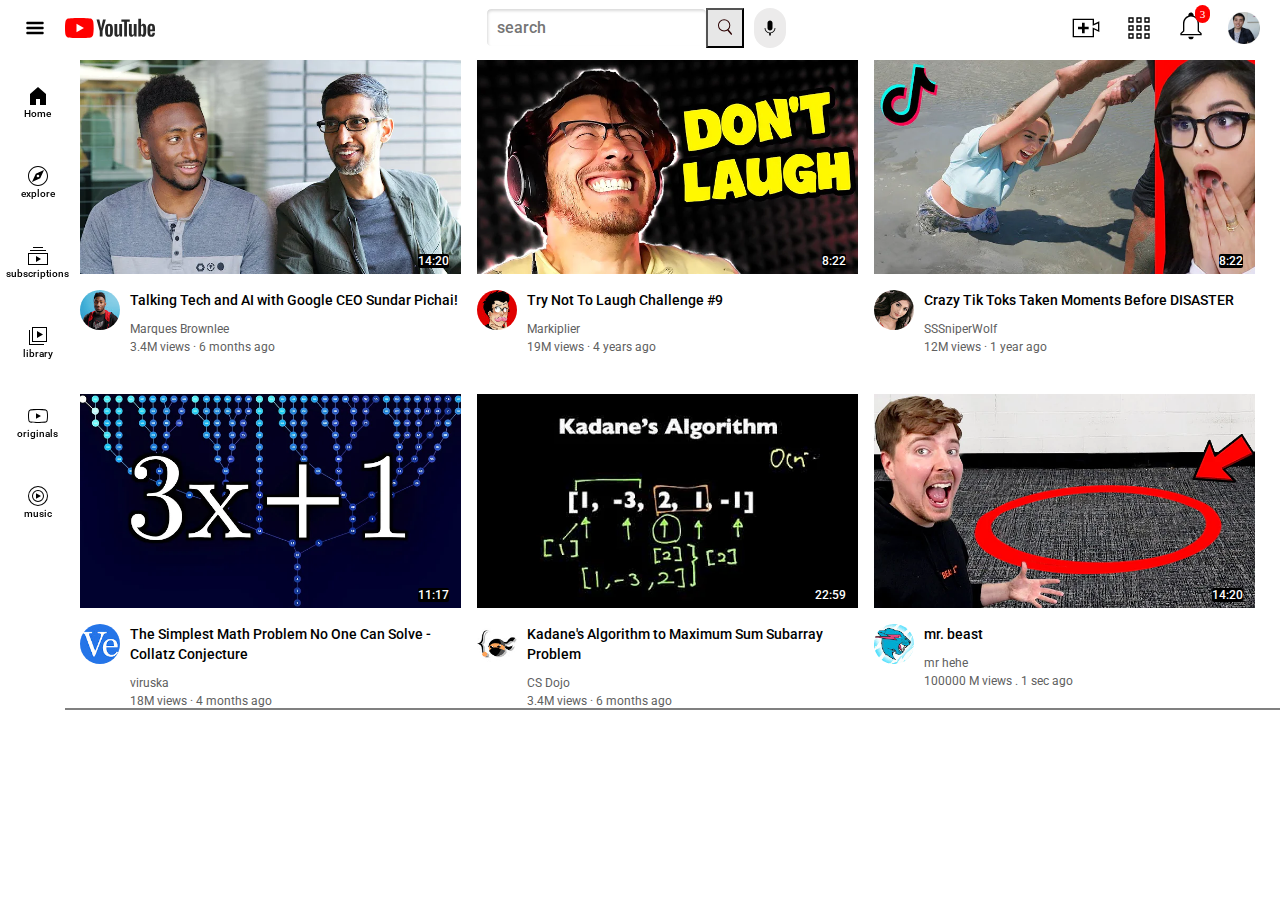
<file: index.html>
<!DOCTYPE html>
<html>
    <head>
        <title>
            ewtube.com
        </title>
        <link rel="preconnect" href="https://fonts.googleapis.com">
<link rel="preconnect" href="https://fonts.gstatic.com" crossorigin>
<link href="https://fonts.googleapis.com/css2?family=Roboto:ital,wght@0,100;0,300;0,400;0,500;0,700;0,900;1,100;1,300;1,400;1,500;1,700;1,900&display=swap" rel="stylesheet">
      <link rel="stylesheet" href="css-files-youtube/general.css">
      <link rel="stylesheet" href="css-files-youtube/header.css">
      <link rel="stylesheet" href="css-files-youtube/video.css">
      <link rel="stylesheet" href="css-files-youtube/sidebar.css">
    </head>
    <body >
       <div class="header">
        <div class="left-section">
          <img class="hamburger-menu" src="logos/Hamburger_icon.svg" >
           <img class="youtube-logo" src="logos/YouTube_Logo_2017.svg" alt="">
             
        </div>
        <div class="middle-section">
          <input class="search-box" type="text" placeholder="search"> 
          <button class="search-button">
            <img class="search-icon" src="logos/Search_Icon.svg" alt="">
            <div class="search">search</div>
          </button>
          <button class="voice-search-button">
            <img class="voice-search-icon" src="logos/voice-search-icon (1).svg" alt="">
            <div class="voice">
              search with voice
            </div>
          </button>
        </div>
        <div class="right-section">
         <img class="upload" src="logos/upload (1).svg" alt="">
         <img class="apps" src="logos/youtube-apps.svg" alt="">
         <div class="notifications-icon-container">


          <img class="notifications" src="logos/notifications.svg" alt="">

          <div class="notifications-count">
             3 

          </div>


         </div>
         
         <img class="cp" src="chanel-pics/my-channel.jpeg" alt="">
        </div>
        
       </div>
        
       <div class="sidebars">
         <div class="side-link">
          <img src="chanel-pics/home.svg" alt="">
          <div>Home</div>
         </div>
         <div class="side-link">
          <img src="chanel-pics/explore (1).svg" alt="">
          <div>explore</div>
         </div>
         <div class="side-link">
          <img src="chanel-pics/subscriptions.svg" alt="">
          <div>subscriptions</div>
         </div>
         <div class="side-link">
          <img src="chanel-pics/library.svg" alt="">
          <div>library</div>
         </div>
         <div class="side-link">
          <img src="chanel-pics/originals (1).svg" alt="">
          <div>originals</div>
         </div>
         <div class="side-link">
          <img src="chanel-pics/youtube-music.svg" alt="">
          <div>music</div>
         </div>
       </div>
        
        
    <div class="video-grid">
        <div class="video-preview">
          <div class="thumbnail-row">
            <img class="thumbnail" src="thumbnails/thumbnail-1.webp">
            <div class="video-time">
              14:20
            </div>
          </div>
          <div class="video-info-grid">
            <div class="channel-picture">
              <img class="profile-picture" src="chanel-pics/channel-1.jpeg">
            </div>
            <div class="video-info">
              <p class="video-title">
                Talking Tech and AI with Google CEO Sundar Pichai!
              </p>
              <p class="video-author">
                Marques Brownlee
              </p>
              <p class="video-stats">
                3.4M views &#183; 6 months ago
              </p>
            </div>
          </div>
        </div>
  
        <div class="video-preview">
          <div class="thumbnail-row">
            <img class="thumbnail" src="thumbnails/thumbnail-2.webp">
            <div class="video-time">
              8:22
            </div>
          </div>
          <div class="video-info-grid">
            <div class="channel-picture">
              <img class="profile-picture" src="chanel-pics/channel-2.jpeg">
            </div>
            <div class="video-info">
              <p class="video-title">
                Try Not To Laugh Challenge #9
              </p>
              <p class="video-author">
                Markiplier
              </p>
              <p class="video-stats">
                19M views &#183; 4 years ago
              </p>
            </div>
          </div>
        </div>
        <div class="video-preview">
            <div class="thumbnail-row">
              <img class="thumbnail" src="thumbnails/thumbnail-3.webp">
              <div class="video-time">
                8:22
              </div>
            </div>
            <div class="video-info-grid">
              <div class="channel-picture">
                <img class="profile-picture" src="chanel-pics/channel-3 (1).jpeg">
              </div>
              <div class="video-info">
                <p class="video-title">
                    Crazy Tik Toks Taken Moments Before DISASTER
                </p>
                <p class="video-author">
                    SSSniperWolf
                </p>
                <p class="video-stats">
                               12M views · 1 year ago
                </p>
              </div>
            </div>
          </div>
    
          <div class="video-preview">
            <div class="thumbnail-row">
              <img class="thumbnail" src="thumbnails/thumbnail-4.webp">
              <div class="video-time">
                11:17
              </div>
            </div>
            <div class="video-info-grid">
              <div class="channel-picture">
                <img class="profile-picture" src="chanel-pics/channel-4.jpeg">
              </div>
              <div class="video-info">
                <p class="video-title">
                  
          The Simplest Math Problem No One Can Solve - Collatz Conjecture
                </p>
                <p class="video-author">
                  viruska
                </p>
                <p class="video-stats">
                    18M views · 4 months ago
                </p>
              </div>
            </div>
          </div>
          <div class="video-preview">
            <div class="thumbnail-row">
              <img class="thumbnail" src="thumbnails/thumbnail-5.webp">
              <div class="video-time">
                22:59
              </div>
            </div>
            <div class="video-info-grid">
              <div class="channel-picture">
                <img class="profile-picture" src="chanel-pics/channel-5.jpeg">
                
              </div>
              <div class="video-info">
                <p class="video-title">
                  
Kadane's Algorithm to Maximum Sum Subarray Problem
                </p>
                <p class="video-author">
                 


              CS Dojo
                </p>
                <p class="video-stats">
                  3.4M views &#183; 6 months ago
                </p>
              </div>
            </div>
          </div>
    
          <div class="video-preview">
            <div class="thumbnail-row">
              <img class="thumbnail" src="thumbnails/thumbnail-6.webp">
              <div class="video-time">
                14:20
              </div>
            </div>
            <div class="video-info-grid">
              <div class="channel-picture">
                <img class="profile-picture" src="chanel-pics/channel-6.jpeg">
              </div>
              <div class="video-info">
                <p class="video-title">
                  mr. beast 
                </p>
                <p class="video-author">
                  mr hehe
                </p>
                <p class="video-stats">
                  100000 M views . 1 sec ago
                </p>
              </div>
            </div>
          </div>
      </div>  
             

     
    </body>
</html>
</file>
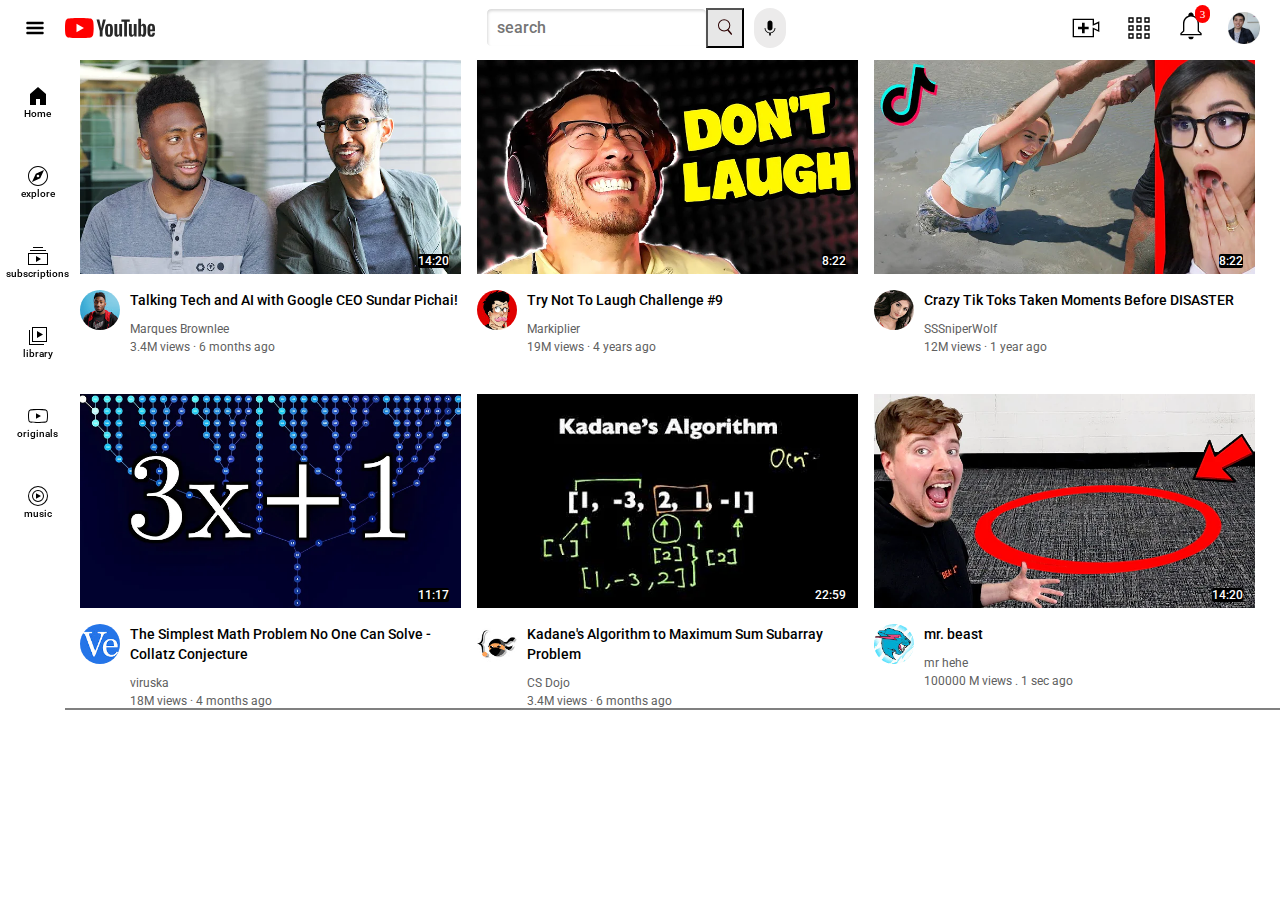
<file: youtubenew.html>
<!DOCTYPE html>
<html>
    <head>
        <title>
            ewtube.com
        </title>
        <link rel="preconnect" href="https://fonts.googleapis.com">
<link rel="preconnect" href="https://fonts.gstatic.com" crossorigin>
<link href="https://fonts.googleapis.com/css2?family=Roboto:ital,wght@0,100;0,300;0,400;0,500;0,700;0,900;1,100;1,300;1,400;1,500;1,700;1,900&display=swap" rel="stylesheet">
      <link rel="stylesheet" href="css-files-youtube/general.css">
      <link rel="stylesheet" href="css-files-youtube/header.css">
      <link rel="stylesheet" href="css-files-youtube/video.css">
      <link rel="stylesheet" href="css-files-youtube/sidebar.css">
    </head>
    <body >
       <div class="header">
        <div class="left-section">
          <img class="hamburger-menu" src="logos/Hamburger_icon.svg" >
           <img class="youtube-logo" src="logos/YouTube_Logo_2017.svg" alt="">
             
        </div>
        <div class="middle-section">
          <input class="search-box" type="text" placeholder="search"> 
          <button class="search-button">
            <img class="search-icon" src="logos/Search_Icon.svg" alt="">
            <div class="search">search</div>
          </button>
          <button class="voice-search-button">
            <img class="voice-search-icon" src="logos/voice-search-icon (1).svg" alt="">
            <div class="voice">
              search with voice
            </div>
          </button>
        </div>
        <div class="right-section">
         <img class="upload" src="logos/upload (1).svg" alt="">
         <img class="apps" src="logos/youtube-apps.svg" alt="">
         <div class="notifications-icon-container">


          <img class="notifications" src="logos/notifications.svg" alt="">

          <div class="notifications-count">
             3 

          </div>


         </div>
         
         <img class="cp" src="chanel-pics/my-channel.jpeg" alt="">
        </div>
        
       </div>
        
       <div class="sidebars">
         <div class="side-link">
          <img src="chanel-pics/home.svg" alt="">
          <div>Home</div>
         </div>
         <div class="side-link">
          <img src="chanel-pics/explore (1).svg" alt="">
          <div>explore</div>
         </div>
         <div class="side-link">
          <img src="chanel-pics/subscriptions.svg" alt="">
          <div>subscriptions</div>
         </div>
         <div class="side-link">
          <img src="chanel-pics/library.svg" alt="">
          <div>library</div>
         </div>
         <div class="side-link">
          <img src="chanel-pics/originals (1).svg" alt="">
          <div>originals</div>
         </div>
         <div class="side-link">
          <img src="chanel-pics/youtube-music.svg" alt="">
          <div>music</div>
         </div>
       </div>
        
        
    <div class="video-grid">
        <div class="video-preview">
          <div class="thumbnail-row">
            <img class="thumbnail" src="thumbnails/thumbnail-1.webp">
            <div class="video-time">
              14:20
            </div>
          </div>
          <div class="video-info-grid">
            <div class="channel-picture">
              <img class="profile-picture" src="chanel-pics/channel-1.jpeg">
            </div>
            <div class="video-info">
              <p class="video-title">
                Talking Tech and AI with Google CEO Sundar Pichai!
              </p>
              <p class="video-author">
                Marques Brownlee
              </p>
              <p class="video-stats">
                3.4M views &#183; 6 months ago
              </p>
            </div>
          </div>
        </div>
  
        <div class="video-preview">
          <div class="thumbnail-row">
            <img class="thumbnail" src="thumbnails/thumbnail-2.webp">
            <div class="video-time">
              8:22
            </div>
          </div>
          <div class="video-info-grid">
            <div class="channel-picture">
              <img class="profile-picture" src="chanel-pics/channel-2.jpeg">
            </div>
            <div class="video-info">
              <p class="video-title">
                Try Not To Laugh Challenge #9
              </p>
              <p class="video-author">
                Markiplier
              </p>
              <p class="video-stats">
                19M views &#183; 4 years ago
              </p>
            </div>
          </div>
        </div>
        <div class="video-preview">
            <div class="thumbnail-row">
              <img class="thumbnail" src="thumbnails/thumbnail-3.webp">
              <div class="video-time">
                8:22
              </div>
            </div>
            <div class="video-info-grid">
              <div class="channel-picture">
                <img class="profile-picture" src="chanel-pics/channel-3 (1).jpeg">
              </div>
              <div class="video-info">
                <p class="video-title">
                    Crazy Tik Toks Taken Moments Before DISASTER
                </p>
                <p class="video-author">
                    SSSniperWolf
                </p>
                <p class="video-stats">
                               12M views · 1 year ago
                </p>
              </div>
            </div>
          </div>
    
          <div class="video-preview">
            <div class="thumbnail-row">
              <img class="thumbnail" src="thumbnails/thumbnail-4.webp">
              <div class="video-time">
                11:17
              </div>
            </div>
            <div class="video-info-grid">
              <div class="channel-picture">
                <img class="profile-picture" src="chanel-pics/channel-4.jpeg">
              </div>
              <div class="video-info">
                <p class="video-title">
                  
          The Simplest Math Problem No One Can Solve - Collatz Conjecture
                </p>
                <p class="video-author">
                  viruska
                </p>
                <p class="video-stats">
                    18M views · 4 months ago
                </p>
              </div>
            </div>
          </div>
          <div class="video-preview">
            <div class="thumbnail-row">
              <img class="thumbnail" src="thumbnails/thumbnail-5.webp">
              <div class="video-time">
                22:59
              </div>
            </div>
            <div class="video-info-grid">
              <div class="channel-picture">
                <img class="profile-picture" src="chanel-pics/channel-5.jpeg">
                
              </div>
              <div class="video-info">
                <p class="video-title">
                  
Kadane's Algorithm to Maximum Sum Subarray Problem
                </p>
                <p class="video-author">
                 


              CS Dojo
                </p>
                <p class="video-stats">
                  3.4M views &#183; 6 months ago
                </p>
              </div>
            </div>
          </div>
    
          <div class="video-preview">
            <div class="thumbnail-row">
              <img class="thumbnail" src="thumbnails/thumbnail-6.webp">
              <div class="video-time">
                14:20
              </div>
            </div>
            <div class="video-info-grid">
              <div class="channel-picture">
                <img class="profile-picture" src="chanel-pics/channel-6.jpeg">
              </div>
              <div class="video-info">
                <p class="video-title">
                  mr. beast 
                </p>
                <p class="video-author">
                  mr hehe
                </p>
                <p class="video-stats">
                  100000 M views . 1 sec ago
                </p>
              </div>
            </div>
          </div>
      </div>  
             

     
    </body>
</html>
</file>
<file: css-files-youtube/general.css>
p {
    font-family: Roboto, Arial;
    margin-top: 0;
    margin-bottom: 0;
  }
  body{
    margin: 0;
    padding-top: 60px;
    padding-left: 80px;
    padding-right: 25px;
    border-bottom-width: 2px;
    border-bottom-color: gray;
    border-bottom-style: solid;
  }
</file>
<file: css-files-youtube/header.css>
.header{
    display: flex;
    flex-direction: row;
    justify-content: space-between;
    height: 55px;
    position: fixed;
    top: 0px;
    left: 0px;
    right: 0px;
    background-color: white;
    z-index: 100;


}
.left-section{
 
 width: 165px;
 display: flex;
 align-items: center;

}
.middle-section{
    display: flex;
    
    flex: 1;
    margin-left: 70px;
    margin-right: 34px;
    max-width: 300px;
    align-items: center;
}
.right-section{
 display: flex;
 width: 210px;
 align-items: center;
 justify-content: space-between;
 flex-shrink: 0;
}
.upload{
    height: 32px;
}
.cp{
    height: 32px;
    padding-right: 20px;

}
.notifications{
    height: 32px;

}
.notifications-icon-container{
    position: relative;
    
}
.notifications-count{
    position: absolute;
    top: -5px;
    right: -3px;
    background-color: red;
    color: white;
    font-size: 11px;
    border-radius:11px;
    padding-left: 5px;
    padding-top: 3px;
    padding-right: 5px;
    padding-bottom: 3px;
}
.apps{
    height: 32px;
}
.hamburger-menu{
    height: 20px;
    margin-right: 20px;
    margin-left: 25px;

}
.youtube-logo{
    
    height: 20px;
}
.search-button{
    width: 50px;
    height: 40px;
    background-color:  rgb(231, 231, 231) ;
    margin-left: -1px;
    margin-right: 10px;
    position: relative;

}

.search-button .search{
    position: absolute;
    background-color: lightgray;
    padding: 4px 8px;
    border-radius: 4px;
    font-size: 12px;
    bottom: -30px;
    opacity: 0;

}
.search-button:hover .search{
    opacity: 1;
    color: white;
}

.search-button:hover{
    background-color: lightgrey;
}
 .search-icon{
    width: 20px;
    height: 30px;
    background-color:  rgb(231, 231, 231) ;
    border-style: solid;
    border-width: 1px;
    border-color: rgb(231, 231, 231) ;
 }
 .search-icon:hover{
    background-color: lightgrey;
    margin: 0;
 }
.voice-search-button{
  width: 40px;
  height: 40px;
  border-radius: 20px;
  border: none;
  background-color: rgb(236, 235, 235);
  position: relative;
}
.voice{
    position: absolute;
    font-family: arial;
    font-size: 12px;
    background-color: lightgray;
    padding: 4px 8px;
    bottom: -10px;
    opacity: 0;
}
.voice-search-button:hover .voice{
    opacity: 1;
    white-space:nowrap;
    color: white;
}

.voice-search-icon{
    height: 20px;
    margin-top: 4px;
    

}
.search-box{
    font-size: 16px;
    border-width: 1px;
    flex: 1;
    height: 35px;
    align-items: center;
    border-style: solid;
    border-color: rgb(255, 255, 255);
    border-width: 1px;
   padding-left: 10px;
   border-radius: 5px;
   box-shadow: inset 1px 2px 3px rgba(0, 0, 0, 0.15);
}
.search-box::placeholder{
    font-family: roboto,arial;
   
    font-weight: 500;
    margin-left: 10px;

}
</file>
<file: css-files-youtube/video.css>
.thumbnail {
    width: 100%;
  }

 

  .video-title {
    margin-top: 0;
    font-size: 14px;
    font-weight: 500;
    line-height: 20px;
    margin-bottom: 12px;
  }

  .video-info-grid {
    display: grid;
    grid-template-columns: 50px 1fr;
  }

  .profile-picture {
    width: 40px;
    border-radius: 50px;
  }

  .thumbnail-row {
    margin-bottom: 12px;
    position: relative;
  }

  .video-author,
  .video-stats {
    font-size: 12px;
    color: rgb(96, 96, 96);
  }

  .video-author {
    margin-bottom: 4px;
  }

  .video-grid {
    display: grid;
    grid-template-columns: 1fr 1fr 1fr;
    column-gap: 16px;
    row-gap: 40px;
  }
  @media (max-width:750px) {
    .video-grid {
      display: grid;
      grid-template-columns: 1fr 1fr;
    }
 
  }
  .video-time{
    background-color: black;
    font-family: roboto;
    font-weight: 500;
    font-size: 12px;
    color: white;
    position: absolute;
    bottom: 10px;
    right: 12px;
    border-radius: 2px;
  }
</file>
<file: css-files-youtube/sidebar.css>
.sidebars{
  
    position: fixed;
    left: 0px;
    top: 56px;
    width: 65px;
    bottom: 0px;
    background-color:white;

    
}
.side-link{
    display: flex ;
    justify-content: center;
    align-items: center;
    background-color: white;
    height: 70px;
    margin-left: 10px;
    margin-top: 10px;
    flex-direction: column;
    
}
.side-link:hover{
    background-color: lightgray;
    cursor: pointer;
}
.side-link img{
    height: 24px;
}
.side-link div{
    display: flex;
    justify-content: center;
    font-family: roboto,arial;
    font-size: 10px;
    font-weight: 500;
}
</file>
